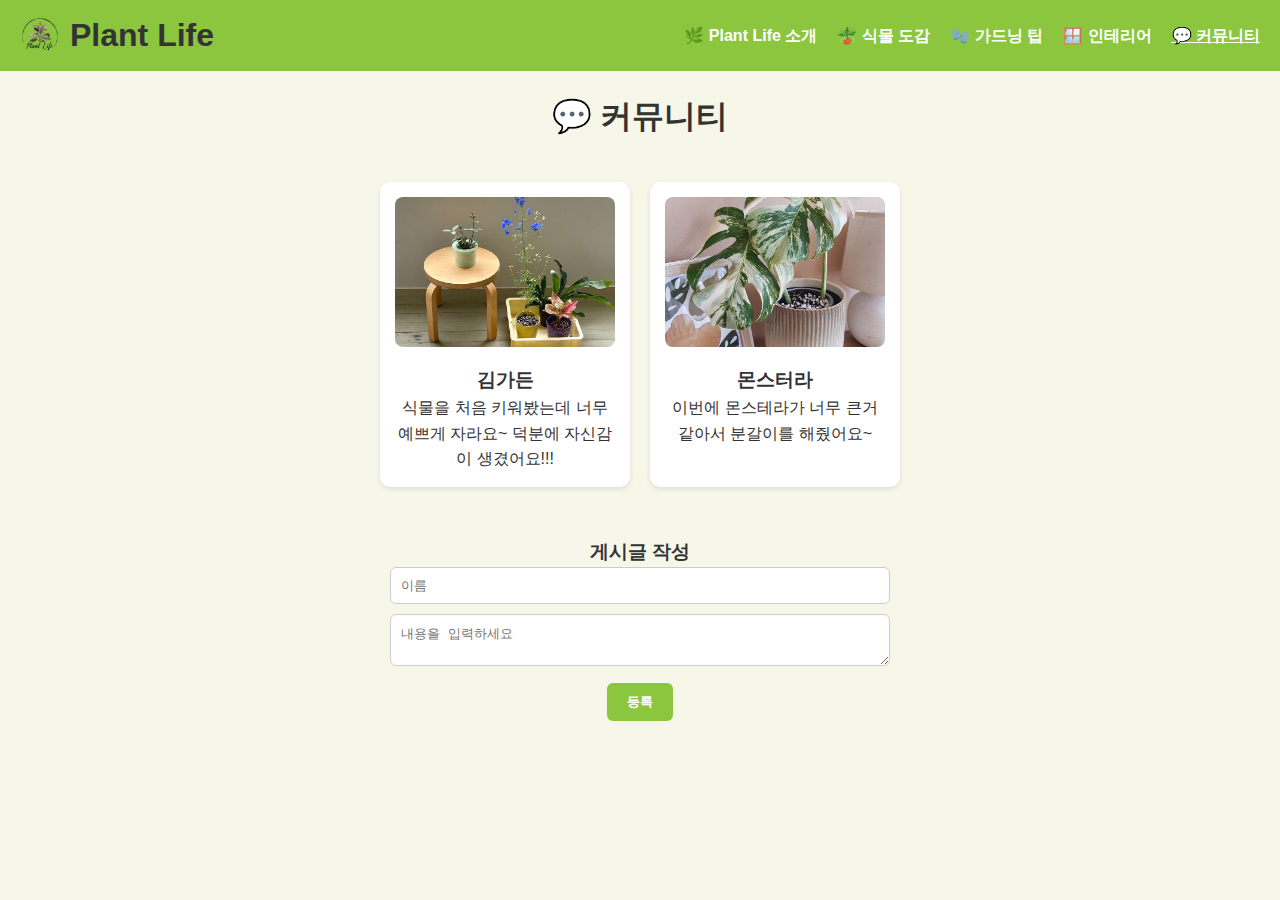
<file: community.html>
<!DOCTYPE html>
<html lang="ko">
<head>
  <meta charset="UTF-8" />
  <meta name="viewport" content="width=device-width, initial-scale=1.0" />
  <title>커뮤니티| Plant Life</title>
  <link rel="stylesheet" href="style.css" />
</head>
<body>

  <header>
    <div class="logo">
      <img src="logo.png" />
      <h1>Plant Life</h1>
    </div>
    <nav>
      <ul>
        <li><a href="index.html">🌿 Plant Life 소개</a></li>
        <li><a href="plants.html">🪴 식물 도감</a></li>
        <li><a href="tips.html">🧤 가드닝 팁</a></li>
        <li><a href="interior.html">🪟 인테리어</a></li>
        <li><a href="community.html" class="active">💬 커뮤니티</a></li>
      </ul>
    </nav>
  </header>

  <main>
    <h2 class="page-title">💬 커뮤니티 </h2>
    <section class="review-list">
      <article class="review">
        <img src="plex.jpg">
        <h3>김가든</h3>
        <p>식물을 처음 키워봤는데 너무 예쁘게 자라요~ 덕분에 자신감이 생겼어요!!!</p>
      </article>
      <article class="review">
        <img src="plex2.jpg">
        <h3>몬스터라</h3>
        <p>이번에 몬스테라가 너무 큰거 같아서 분갈이를 해줬어요~</p>
      </article>
    </section>

    <section class="review-form">
      <h3>게시글 작성</h3>
      <form>
        <input type="text" placeholder="이름" required />
        <textarea placeholder="내용을 입력하세요" required></textarea>
        <button type="submit">등록</button>
      </form>
    </section>
  </main>


</body>
</html>
</file>
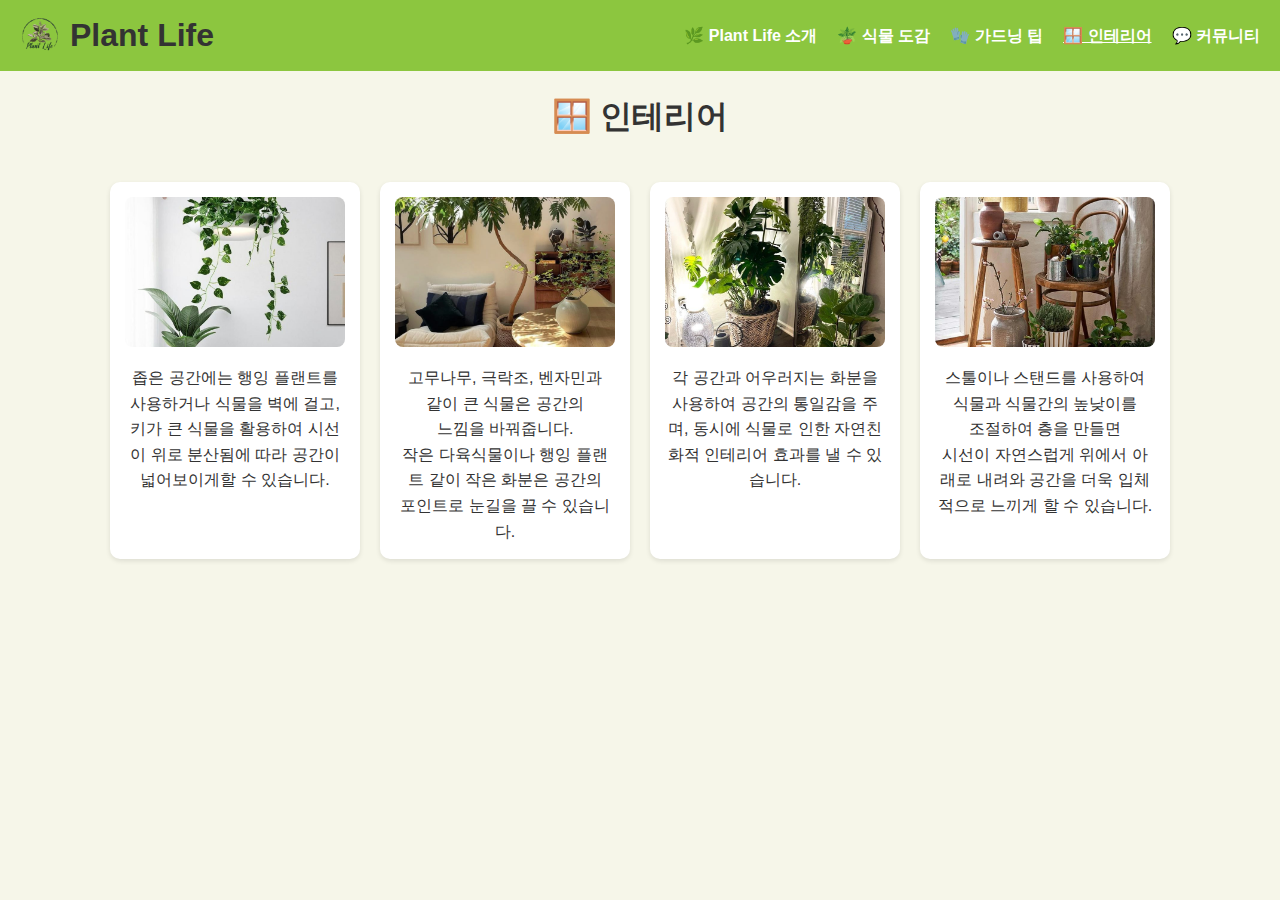
<file: interior.html>
<!DOCTYPE html>
<html lang="ko">
<head>
  <meta charset="UTF-8" />
  <meta name="viewport" content="width=device-width, initial-scale=1.0" />
  <title>인테리어 | Plant Life</title>
  <link rel="stylesheet" href="style.css" />
</head>
<body>

  <header>
    <div class="logo">
      <img src="logo.png" />
      <h1>Plant Life</h1>
    </div>
    <nav>
      <ul>
        <li><a href="index.html">🌿 Plant Life 소개</a></li>
        <li><a href="plants.html">🪴 식물 도감</a></li>
        <li><a href="tips.html">🧤 가드닝 팁</a></li>
        <li><a href="interior.html" class="active">🪟 인테리어</a></li>
        <li><a href="community.html">💬 커뮤니티</a></li>
      </ul>
    </nav>
  </header>

  <main>
    <h2 class="page-title">🪟 인테리어</h2>
    <div class="interior-gallery">
      <div class="idea">
        <img src="inex1.jpg" alt="공간활용">
        <p>좁은 공간에는 행잉 플랜트를 <br> 사용하거나 식물을 벽에 걸고, <br>키가 큰 식물을 활용하여 시선이 위로 분산됨에 따라 공간이 <br>넓어보이게할 수 있습니다.</p>
      </div>
      <div class="idea">
        <img src="inex2.jpg" alt="포인트">
        <p>고무나무, 극락조, 벤자민과<br> 같이 큰 식물은 공간의<br> 느낌을 바꿔줍니다. <br>작은 다육식물이나 행잉 플랜트 같이 작은 화분은 공간의 <br>포인트로 눈길을 끌 수 있습니다.</p>
      </div>
      <div class="idea">
        <img src="inex3.jpg" alt="화분">
        <p>각 공간과 어우러지는 화분을 <br>사용하여 공간의 통일감을 주며, 동시에 식물로 인한 자연친화적 인테리어 효과를 낼 수 있습니다.</p>
      </div>      <div class="idea">
        <img src="inex4.jpg" alt="식물의 높낮이">
        <p>스툴이나 스탠드를 사용하여 <br>식물과 식물간의 높낮이를 <br>조절하여 층을 만들면<br>
          시선이 자연스럽게 위에서 아래로 내려와 공간을 더욱 입체적으로 느끼게 할 수 있습니다.</p>
      </div>
    </div>
  </main>


</body>
</html>
</file>
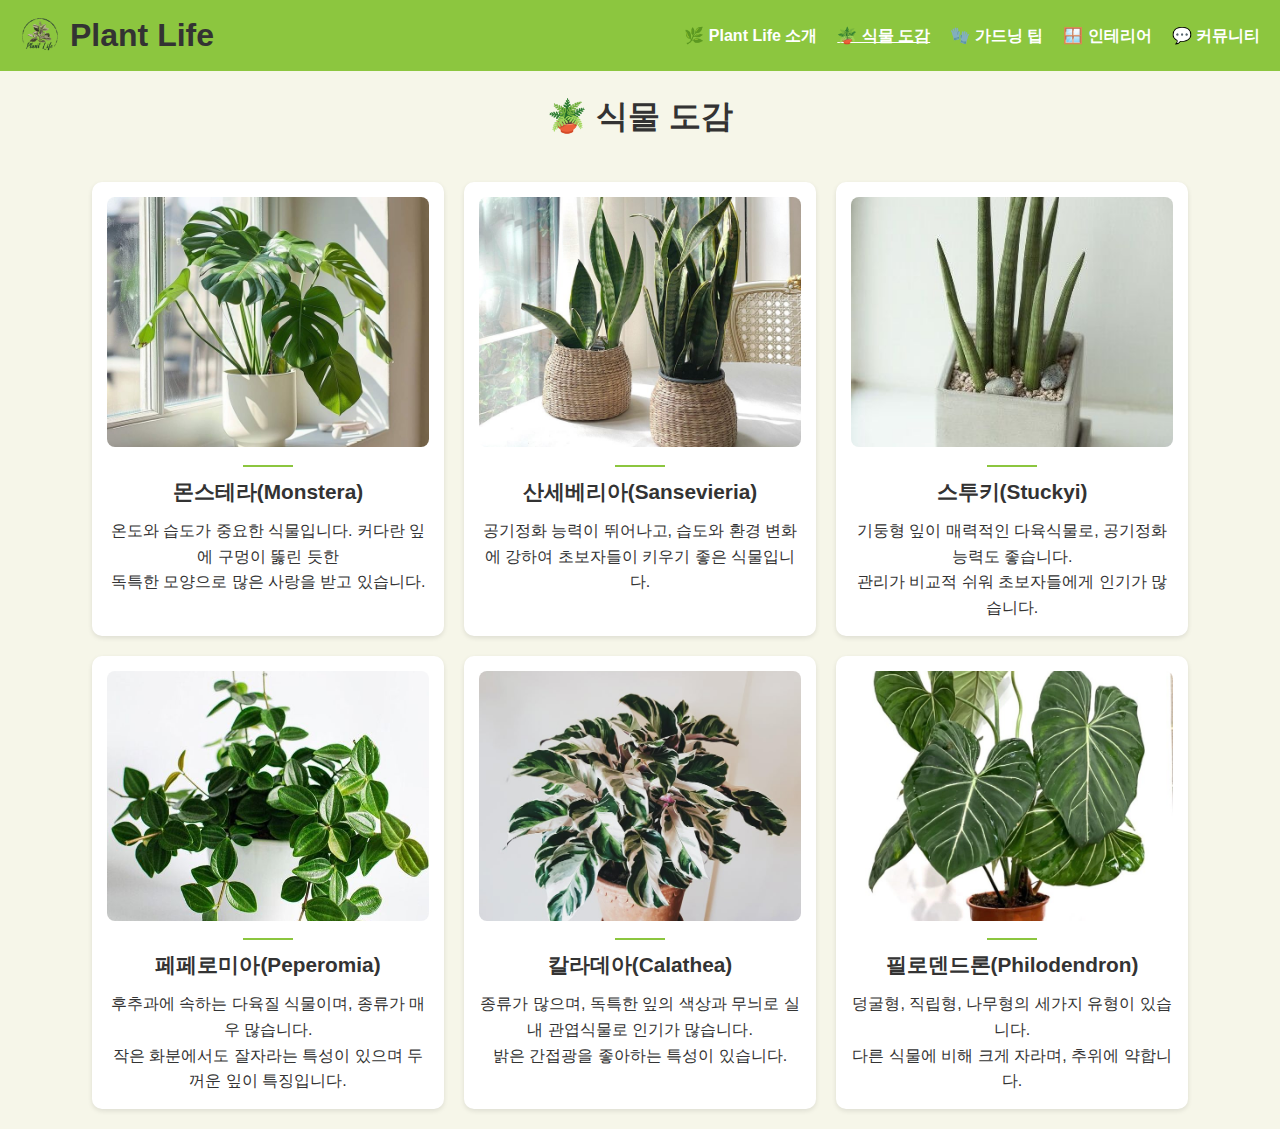
<file: plants.html>
<!DOCTYPE html>
<html lang="ko">
<head>
  <meta charset="UTF-8" />
  <meta name="viewport" content="width=device-width, initial-scale=1.0" />
  <title>식물 도감 | Plant Life</title>
  <link rel="stylesheet" href="style.css" />
  <style>
    /* 한 줄에 3개씩 */
    .plant-gallery {
      display: flex;
      flex-wrap: wrap;
      justify-content: center;
      gap: 20px;
      padding: 20px;
    }

    .plant-card {
      background-color: white;
      border-radius: 10px;
      padding: 15px;
      width: calc(30% - 20px); 
      box-shadow: 0 2px 5px rgba(0,0,0,0.1);
      text-align: center;
      min-width: 150px;
    }

    .plant-card img {
      width: 100%;
      height: 250px;
      object-fit: cover;
      border-radius: 8px;
      margin-bottom: 10px;
    }

    .plant-card h3 {
      position: relative;
      margin-bottom: 10px;
      padding-top: 10px;
      font-size: 1.3rem;
    }

    .plant-card h3::before {
      content: "";
      position: absolute;
      top: 0;
      left: 50%;
      transform: translateX(-50%);
      width: 50px;
      height: 2px;
      background-color: #8cc63f;
    }

  </style>
</head>
<body>

<header>
  <div class="logo">
    <img src="logo.png" alt="로고" />
    <h1>Plant Life</h1>
  </div>
  <nav>
    <ul>
      <li><a href="index.html">🌿 Plant Life 소개</a></li>
      <li><a href="plants.html" class="active">🪴 식물 도감</a></li>
      <li><a href="tips.html">🧤 가드닝 팁</a></li>
      <li><a href="interior.html">🪟 인테리어</a></li>
      <li><a href="community.html">💬 커뮤니티</a></li>
    </ul>
  </nav>
</header>

<main>
  <h2 class="page-title">🪴 식물 도감</h2>

  <div class="plant-gallery">
    <!-- 1 -->
    <div class="plant-card">
      <img src="monst.jpg">
      <h3 class="title">몬스테라(Monstera)</h3>
      <p>온도와 습도가 중요한 식물입니다. 커다란 잎에 구멍이 뚫린 듯한 <br> 독특한 모양으로 많은 사랑을 받고 있습니다.</p>
    </div>

    <!-- 2 -->
    <div class="plant-card">
      <img src="snap.jpg">
      <h3 class="title">산세베리아(Sansevieria)</h3>
      <p>공기정화 능력이 뛰어나고, 습도와 환경 변화에 강하여 초보자들이 키우기 좋은 식물입니다.</p>
    </div>

    <!-- 3 -->
    <div class="plant-card">
      <img src="stup.jpg">
      <h3 class="title">스투키(Stuckyi)</h3>
      <p>기둥형 잎이 매력적인 다육식물로, 공기정화 능력도 좋습니다. <br> 관리가 비교적 쉬워 초보자들에게 인기가 많습니다.</p>
    </div>

    <!-- 4 -->
    <div class="plant-card">
      <img src="pepe.jpg">
      <h3 class="title">페페로미아(Peperomia)</h3>
      <p>후추과에 속하는 다육질 식물이며, 종류가 매우 많습니다. <br> 작은 화분에서도 잘자라는 특성이 있으며 두꺼운 잎이 특징입니다.</p>
    </div>

    <!-- 5 -->
    <div class="plant-card">
      <img src="Cala.jpg">
      <h3 class="title">칼라데아(Calathea)</h3>
      <p>종류가 많으며, 독특한 잎의 색상과 무늬로 실내 관엽식물로 인기가 많습니다. <br> 밝은 간접광을 좋아하는 특성이 있습니다.</p>
    </div>

    <!-- 6-->
    <div class="plant-card">
      <img src="phil.jpg">
      <h3 class="title">필로덴드론(Philodendron)</h3>
      <p>덩굴형, 직립형, 나무형의 세가지 유형이 있습니다. <br> 다른 식물에 비해 크게 자라며, 추위에 약합니다.</p>
    </div>

    <!-- 추가 -->
  </div>
</main>

</body>
</html>
</file>
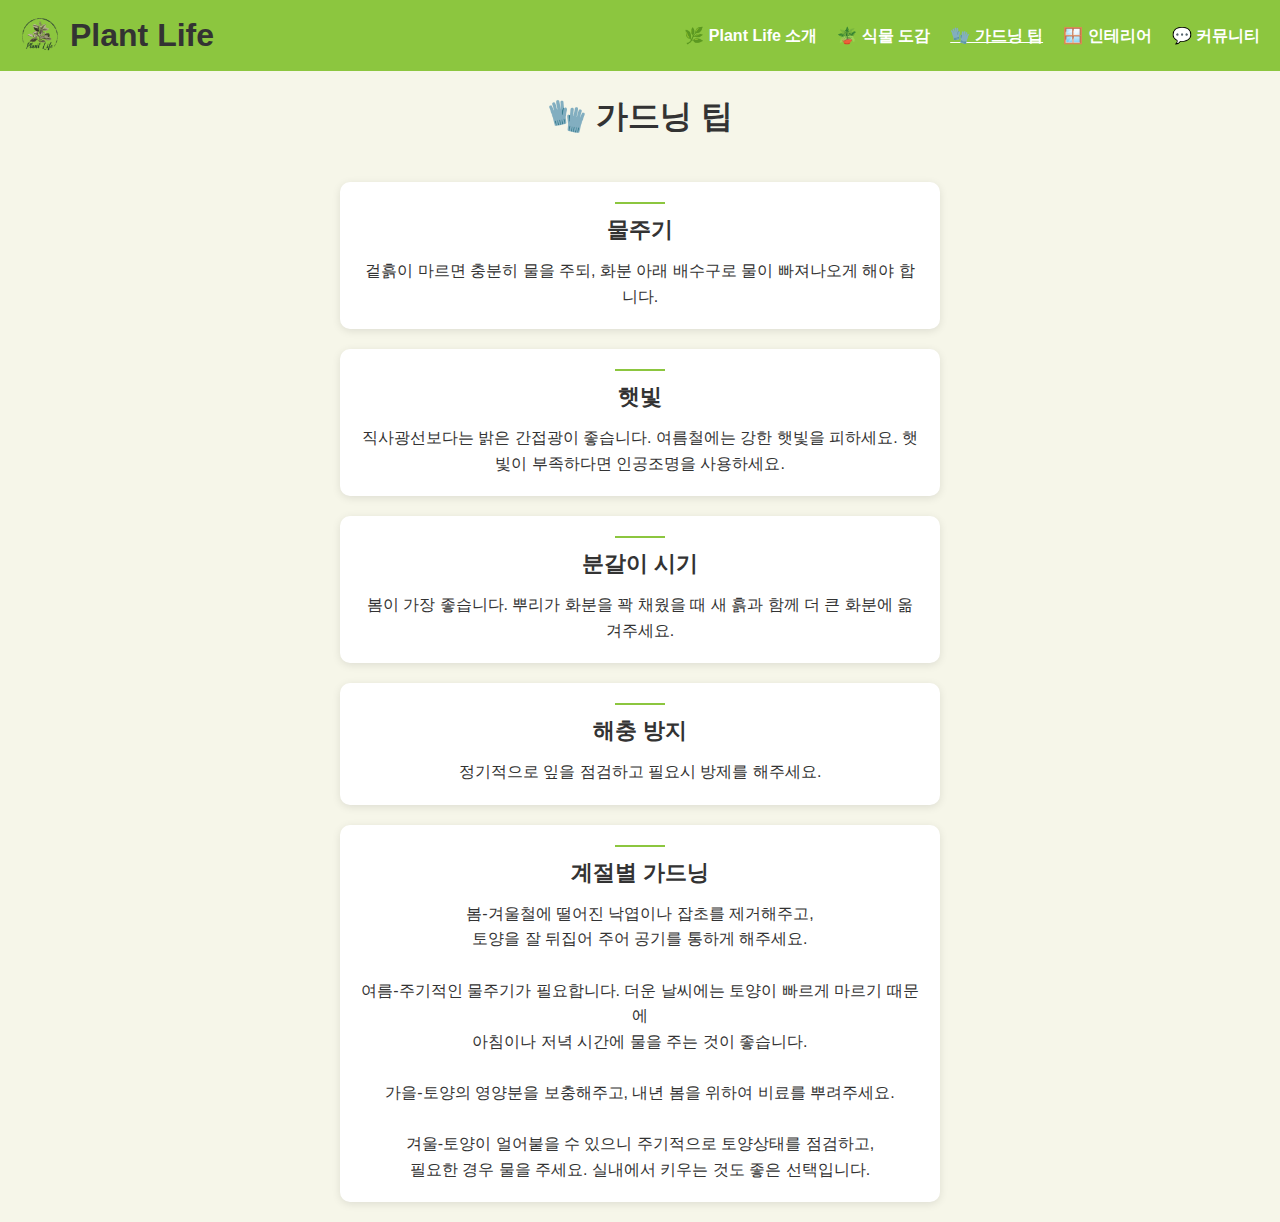
<file: tips.html>
<!DOCTYPE html>
<html lang="ko">
<head>
  <meta charset="UTF-8" />
  <meta name="viewport" content="width=device-width, initial-scale=1.0" />
  <title>가드닝 팁 | Plant Life</title>
  <link rel="stylesheet" href="style.css" />
</head>
<body>

  <header>
    <div class="logo">
      <img src="logo.png">
      <h1>Plant Life</h1>
    </div>
    <nav>
      <ul>
        <li><a href="index.html">🌿 Plant Life 소개</a></li>
        <li><a href="plants.html">🪴 식물 도감</a></li>
        <li><a href="tips.html" class="active">🧤 가드닝 팁</a></li>
        <li><a href="interior.html">🪟 인테리어</a></li>
        <li><a href="community.html">💬 커뮤니티</a></li>
      </ul>
    </nav>
  </header>

  <main>
  <h2 class="page-title">🧤 가드닝 팁</h2>

  <section class="tips-list">
    <article class="tip-card">
      <h3>물주기</h3>
      <p>겉흙이 마르면 충분히 물을 주되, 화분 아래 배수구로 물이 빠져나오게 해야 합니다.</p>
    </article>

    <article class="tip-card">
      <h3>햇빛</h3>
      <p>직사광선보다는 밝은 간접광이 좋습니다. 여름철에는 강한 햇빛을 피하세요. 햇빛이 부족하다면 인공조명을 사용하세요.</p>
    </article>

    <article class="tip-card">
      <h3>분갈이 시기</h3>
      <p>봄이 가장 좋습니다. 뿌리가 화분을 꽉 채웠을 때 새 흙과 함께 더 큰 화분에 옮겨주세요.</p>
    </article>
        <article class="tip-card">
      <h3>해충 방지</h3>
      <p>정기적으로 잎을 점검하고 필요시 방제를 해주세요.</p>
    </article>
        <article class="tip-card">
      <h3>계절별 가드닝</h3>
      <p>봄-겨울철에 떨어진 낙엽이나 잡초를 제거해주고, <br>토양을 잘 뒤집어 주어 공기를 통하게 해주세요. <br><br>
    여름-주기적인 물주기가 필요합니다. 더운 날씨에는 토양이 빠르게 마르기 때문에 <br>아침이나 저녁 시간에 물을 주는 것이 좋습니다. <br><br>
가을-토양의 영양분을 보충해주고, 내년 봄을 위하여 비료를 뿌려주세요. <br><br>
겨울-토양이 얼어붙을 수 있으니 주기적으로 토양상태를 점검하고, <br>필요한 경우 물을 주세요. 실내에서 키우는 것도 좋은 선택입니다.</p>
    </article>
  </section>
</main>



</body>
</html>
</file>
<file: style.css>
/* 1. 전체 공통 */
* {
  margin: 0;
  padding: 0;
  box-sizing: border-box;
}

body {
  font-family: "Pretendard", "Noto Sans KR", sans-serif;
  background-color: #f6f6e9;
  color: #333;
  line-height: 1.6;
}

/* 2. 상단 메뉴(Header) */
header {
  display: flex;
  justify-content: space-between;
  align-items: center;
  background-color: #8cc63f;
  padding: 10px 20px;
}

header .logo {
  display: flex;
  align-items: center;
}

header .logo img {
  height: 40px;
  margin-right: 10px;
}

nav ul {
  list-style: none;
  display: flex;
  gap: 20px;
}

nav a {
  color: white;
  text-decoration: none;
  font-weight: bold;
}

nav a.active,
nav a:hover {
  text-decoration: underline;
}

/* 3. 메인 비주얼 */
.main-visual {
  height: 400px;
  background-image: url('../img/plant1.jpg');
  background-size: cover;
  background-position: center;
  display: flex;
  flex-direction: column;
  justify-content: center; /* 세로 중앙 */
  align-items: center;     /* 가로 중앙 */
  text-align: center;
  color: white;
  text-shadow: 0 0 5px rgba(0,0,0,0.5);
  padding: 20px;
}

.main-visual h2 {
  font-size: 2.5rem;
  margin-bottom: 15px;
}

.main-visual p {
  font-size: 1.2rem;
}

/* 4. 소개 섹션 */
.intro {
  padding: 50px 20px;
  text-align: center;
}

.intro h3 {
  font-size: 2rem;
  margin-bottom: 20px;
}

.intro p {
  font-size: 1.1rem;
  max-width: 700px;
  margin: 0 auto;
}

/* 5. 식물, 인테리어, 커뮤니티 */
.plant-gallery, .interior-gallery, .review-list {
  display: flex;
  flex-wrap: wrap;
  gap: 20px;
  justify-content: center;
  padding: 20px;
}

.plant-card, .idea, .review {
  background-color: white;
  border-radius: 10px;
  padding: 15px;
  width: 250px;
  box-shadow: 0 2px 5px rgba(0,0,0,0.1);
  text-align: center;
}

.plant-card img, .idea img, .review img {
  width: 100%;
  height: 150px;
  object-fit: cover;
  border-radius: 8px;
  margin-bottom: 10px;
}

/* 이름 위에 선 */
.plant-card h3 {
  position: relative;
  margin-bottom: 10px;
  padding-top: 10px;
  font-size: 1.3rem;
}

.plant-card h3::before {
  content: "";
  position: absolute;
  top: 0;
  left: 50%;
  transform: translateX(-50%);
  width: 50px;
  height: 2px;
  background-color: #8cc63f;
}

/* 6. 가드닝 팁 카드 섹션 */
.tips-list {
  display: flex;
  flex-direction: column;
  gap: 20px;
  padding: 20px;
  align-items: center;
}

.tip-card {
  background-color: white;
  border-radius: 10px;
  padding: 20px;
  width: 80%;
  max-width: 600px;
  box-shadow: 0 2px 8px rgba(0,0,0,0.1);
  text-align: center;
}

.tip-card h3 {
  position: relative;
  padding-top: 10px;
  margin-bottom: 10px;
  font-size: 1.4rem;
}

/* 팁 제목 위 선 */
.tip-card h3::before {
  content: "";
  position: absolute;
  top: 0;
  left: 50%;
  transform: translateX(-50%);
  width: 50px;
  height: 2px;
  background-color: #8cc63f;
}

/* 7. 후기 작성 폼 */
.review-form {
  max-width: 500px;
  margin: 30px auto;
  text-align: center;
}

.review-form input, .review-form textarea {
  width: 100%;
  padding: 10px;
  margin-bottom: 10px;
  border-radius: 6px;
  border: 1px solid #ccc;
}

.review-form button {
  padding: 10px 20px;
  background-color: #8cc63f;
  color: white;
  border: none;
  border-radius: 6px;
  cursor: pointer;
  font-weight: bold;
}

.review-form button:hover {
  background-color: #7bb236;
}

/* 8. 페이지 제목 */
.page-title {
  text-align: center;
  font-size: 2rem;
  margin: 20px 0;
}

/* 9. 푸터 */
footer {
  background-color: #8cc63f;
  color: white;
  text-align: center;
  padding: 10px;
  margin-top: 30px;
}
</file>
